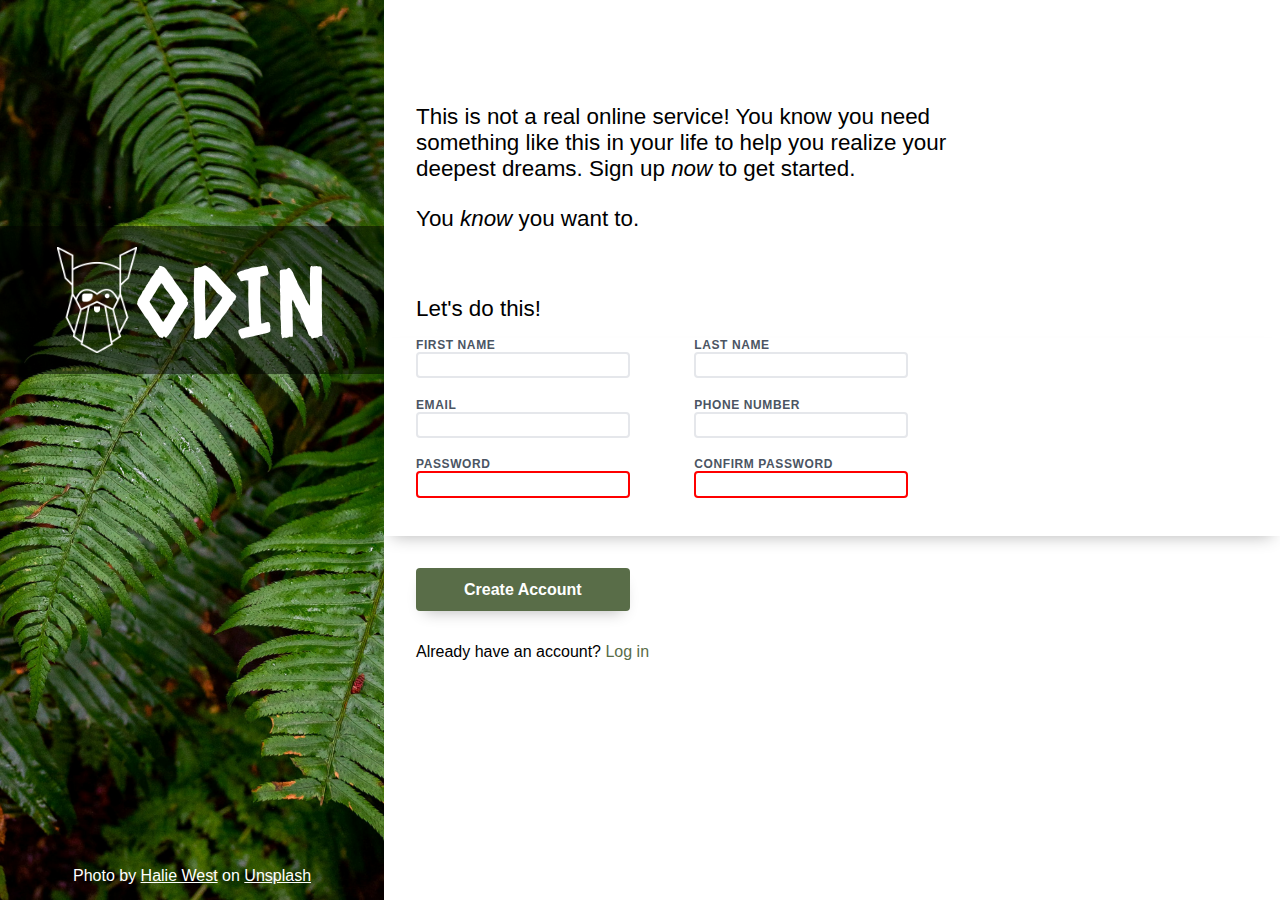
<file: index.html>
<!DOCTYPE html>
<html lang="en">
<head>
  <meta charset="UTF-8">
  <meta name="viewport" content="width=device-width, initial-scale=1.0">
  <link rel="stylesheet" href="styles.css">
  <title>Odin Sign Up Page</title>
</head>
<body>
  <div class="side-hero">
    <div class="logo-container">
      <img src="images/odin-lined.png" alt="Odin-logo" class="logo">
      <p>ODIN</p>
    </div>
    <span class="background-credit">Photo by <a href="https://unsplash.com/photos/green-leaf-plant-in-close-up-photography-25xggax4bSA">Halie West</a> on 
      <a href="https://unsplash.com/">Unsplash</a></span>
  </div>
  <div class="main-container">
    <div class="messages">
      <p>This is not a real online service! You know you need something like this in your life to help you realize your deepest dreams. Sign up <em>now</em> to get started.</p>
      <p>You <em>know</em> you want to.</p>
      <p>Let's do this!</p>
    </div>
    <form action="#" method="post" id="sign-up">
      <div class="input-row">
        <div class="input-div">
          <label for="first-name">FIRST NAME</label>
          <input type="text" id="first-name" name="first-name">
        </div>
        
        <div class="input-div">
          <label for="last-name">LAST NAME</label>
          <input type="text" id="last-name" name="last-name">
        </div>
      </div>
      <div class="input-row">
        <div class="input-div">
          <label for="email">EMAIL</label>
          <input type="text" id="email" name="email">
        </div>
        
        <div class="input-div">
          <label for="phone-number">PHONE NUMBER</label>
          <input type="text" id="phone-number" name="phone-number">
        </div>
      </div>
      <div class="input-row">
        <div class="input-div">
          <label for="password">PASSWORD</label>
          <input type="password" id="password" name="password" minlength="8" maxlength="20" required>
        </div>
        
        <div class="input-div">
          <label for="confirm-password">CONFIRM PASSWORD</label>
          <input type="password" id="confirm-password" name="confirm-password" required>  
        </div>
      </div>
    </form>
    <div class="button-container" for="sign-up">
      <button type="submit">Create Account</button>
      <p>Already have an account? <a href="#">Log in</a></p>
    </div>
  </div>
</body>
</html>
</file>
<file: styles.css>
@import url('https://fonts.googleapis.com/css2?family=Caesar+Dressing&family=Poppins:ital,wght@0,100;0,200;0,300;0,400;0,500;0,600;0,700;0,800;0,900;1,100;1,200;1,300;1,400;1,500;1,600;1,700;1,800;1,900&family=Raleway:ital,wght@0,100..900;1,100..900&display=swap');

*,
*::before,
*::after {
    margin: 0;
    padding: 0;
    box-sizing: border-box;
}

body {
    font-family: "Helvetica", sans-serif;
    display: flex;
    width: 100vw;
    height: 100vh;
}

.side-hero {
    display: flex;
    align-items: center;
    justify-content: center;
    height: 100%;
    width: 30%;
    background: url(images/halie-west-25xggax4bSA-unsplash.jpg);
    background-size: cover;
    background-position: center;
}

img{
    width: 5rem;
    height: auto;
}

.logo-container {
    position: relative;
    display: flex;
    align-items: center;
    justify-content: center;
    width: 100%;
    background-color: rgba(0, 0, 0, 0.5);
    padding: 1rem;
    top: -150px;
}

.logo-container p {
    font-family: "Caesar Dressing", sans-serif;
    color: #fff;
    font-size: 6rem;
}

.background-credit {
    color: #fff;
    position: absolute;
    bottom: 0;
    margin: 15px;
}

a {
    color: #fff;
    text-decoration: underline;
    cursor: pointer;
}

.main-container {
    display: flex;
    flex-direction: column;
    align-items: left;
    justify-content: left;
    width: 70%;
}

.messages {
    font-size: 1.4rem;
    font-weight: 510;
    margin-top: 4.5rem;
    padding: 2rem 2rem 0 2rem;
    width: 70%;
}

.messages > p + p {
    margin-top: 1.5rem;
}

.messages > p:last-of-type {
    margin-top: 4rem;
}

form {
    padding-left: 2rem;
    padding-bottom: 1.2rem;
    width: 100%;
    margin-top: 1rem;
    box-shadow: 0 8px 16px -8px rgba(0, 0, 0, 0.3);
}

.input-row {
    display: flex;
    width: 57%;
    gap: 4rem;
    margin-bottom: 1.2rem;
}

.input-div{
    width: 50%;
}

.input-div label {
  display: block;
  font-size: 0.75rem;
  font-weight: bold;
  color: #4b5563;
  letter-spacing: 0.05em;
}

.input-div input{
    border: 2px solid #E5E7EB;
    width: 100%;
    padding: 0.2rem 0.3rem;
    border-radius: 4px;
    font-size: 0.9rem;
}

form input:focus {
    outline: none;
    border: 2px solid blue;
    box-shadow: 0 8px 16px -8px rgba(0, 0, 0, 0.3);
}

form input[type="password"]:invalid {
    border: 2px solid red;
}

.button-container{
    padding-left: 2rem;
    margin-top: 2rem;
}

.button-container button {
    border: none;
    border-radius: 4px;
    background-color: #596D48;
    color: #fff;
    padding: 0.8rem 3rem;
    font-size: 1rem;
    font-weight: 600;
    cursor: pointer;
    box-shadow: 0 8px 16px -8px rgba(0, 0, 0, 0.3);
    margin-bottom: 2rem;
}
.button-container button:hover {
    background-color: #596D18;
    transition: background-color 0.3s ease;
}
.button-container a {
    font-size: 1rem;
    font-weight: 520;
    color: #596D48;
    text-decoration: none;
}
</file>
